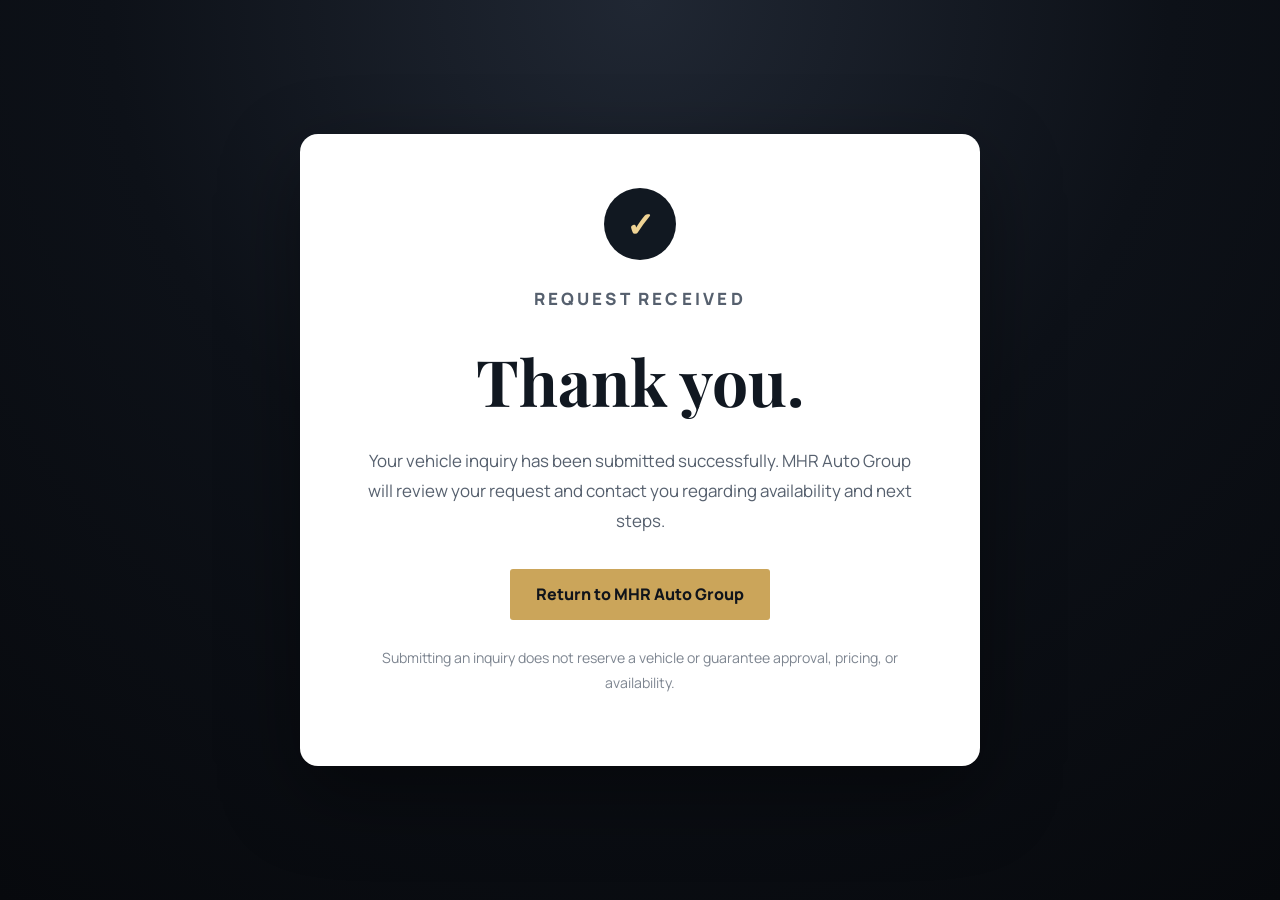
<file: thank-you.html>
<!DOCTYPE html>
<html lang="en">
<head>
  <meta charset="UTF-8">
  <meta name="viewport" content="width=device-width, initial-scale=1.0">
  <meta name="robots" content="noindex">
  <title>Request Received | MHR Auto Group</title>
  <link rel="preconnect" href="https://fonts.googleapis.com">
  <link rel="preconnect" href="https://fonts.gstatic.com" crossorigin>
  <link href="https://fonts.googleapis.com/css2?family=Manrope:wght@400;500;600;700;800&family=Playfair+Display:wght@600;700&display=swap" rel="stylesheet">
  <link rel="stylesheet" href="/styles.css">
  <style>
    .confirmation-page{min-height:100vh;display:grid;place-items:center;padding:32px;background:radial-gradient(circle at top,#202733 0,#0d1118 48%,#07090d 100%)}
    .confirmation-card{width:min(680px,100%);background:#fff;padding:54px;border-radius:18px;box-shadow:0 28px 80px rgba(0,0,0,.4);text-align:center}
    .confirmation-mark{width:72px;height:72px;border-radius:50%;display:grid;place-items:center;margin:0 auto 24px;background:#111821;color:#efd394;font-size:34px;font-weight:800}
    .confirmation-card h1{margin:0 0 14px;font-family:"Playfair Display",serif;font-size:clamp(2.2rem,6vw,4rem);color:#111821}
    .confirmation-card p{color:#56606e;font-size:1.06rem;line-height:1.75;margin:0 auto 16px;max-width:560px}
    .confirmation-card .button{display:inline-flex;margin-top:18px;text-decoration:none}
    .confirmation-note{margin-top:26px!important;font-size:.88rem!important;color:#7d8590!important}
    @media(max-width:600px){.confirmation-card{padding:38px 24px}}
  </style>
</head>
<body>
  <main class="confirmation-page">
    <section class="confirmation-card">
      <div class="confirmation-mark">✓</div>
      <p class="eyebrow">REQUEST RECEIVED</p>
      <h1>Thank you.</h1>
      <p>Your vehicle inquiry has been submitted successfully. MHR Auto Group will review your request and contact you regarding availability and next steps.</p>
      <a class="button button-primary" href="/">Return to MHR Auto Group</a>
      <p class="confirmation-note">Submitting an inquiry does not reserve a vehicle or guarantee approval, pricing, or availability.</p>
    </section>
  </main>
</body>
</html>
</file>
<file: styles.css>
:root {
  --ink: #10141b;
  --muted: #66707c;
  --paper: #f6f4ef;
  --white: #ffffff;
  --gold: #cba55a;
  --gold-light: #efd394;
  --line: #dce0e4;
}
* { box-sizing: border-box; }
html { scroll-behavior: smooth; }
body {
  margin: 0;
  font-family: "Manrope", sans-serif;
  color: var(--ink);
  background: var(--white);
  line-height: 1.6;
}
a { color: inherit; text-decoration: none; }
.site-header {
  position: sticky; top: 0; z-index: 50;
  height: 82px; display: flex; align-items: center; justify-content: space-between;
  padding: 0 6vw; background: rgba(255,255,255,.92); backdrop-filter: blur(14px);
  border-bottom: 1px solid rgba(16,20,27,.08);
}
.brand { display: flex; align-items: center; gap: 11px; }
.brand-mark {
  display: grid; place-items: center; width: 46px; height: 46px;
  border: 2px solid var(--ink); font-weight: 800; letter-spacing: -1px;
}
.brand-name { font-size: .82rem; letter-spacing: .2em; font-weight: 800; }
.desktop-nav { display: flex; gap: 32px; font-size: .88rem; font-weight: 600; }
.desktop-nav a:hover { color: #957333; }
.button {
  display: inline-flex; align-items: center; justify-content: center;
  min-height: 51px; padding: 0 25px; border-radius: 3px;
  font-weight: 800; border: 1px solid transparent; cursor: pointer;
  transition: transform .2s ease, background .2s ease;
}
.button:hover { transform: translateY(-2px); }
.button-small { min-height: 42px; padding: 0 18px; font-size: .84rem; }
.button-dark { background: var(--ink); color: var(--white); }
.button-primary { background: var(--gold); color: var(--ink); }
.button-primary:hover { background: var(--gold-light); }
.button-outline { border-color: rgba(255,255,255,.38); color: white; }
.full-width { width: 100%; }
.hero {
  min-height: 690px; display: grid; grid-template-columns: 1fr 1.08fr;
  align-items: center; gap: 4vw; padding: 70px 6vw 80px;
  background:
    radial-gradient(circle at 80% 25%, rgba(203,165,90,.18), transparent 25%),
    linear-gradient(120deg, #f9f8f5 0%, #eef0f2 100%);
  overflow: hidden;
}
.eyebrow { font-size: .74rem; letter-spacing: .19em; font-weight: 800; margin: 0 0 18px; }
.hero h1, .section h2 {
  font-family: "Playfair Display", serif; line-height: 1.04; margin: 0;
  letter-spacing: -.035em;
}
.hero h1 { font-size: clamp(3.3rem, 6.2vw, 6.8rem); max-width: 760px; }
.hero h1 span { color: #9b793b; }
.hero-text { max-width: 650px; color: var(--muted); font-size: 1.07rem; margin: 28px 0; }
.hero-actions { display: flex; align-items: center; gap: 28px; }
.text-link { font-weight: 800; }
.text-link span { color: #9b793b; }
.trust-row {
  display: flex; gap: 36px; margin-top: 55px; padding-top: 28px;
  border-top: 1px solid rgba(16,20,27,.12);
}
.trust-row div { display: flex; flex-direction: column; }
.trust-row strong { font-size: 1.35rem; }
.trust-row span { color: var(--muted); font-size: .78rem; }
.hero-visual { position: relative; min-height: 470px; display: grid; place-items: center; }
.hero-visual svg { width: 116%; max-width: 850px; position: relative; z-index: 2; filter: drop-shadow(0 30px 24px rgba(15,20,28,.18)); }
.glow { position: absolute; width: 450px; height: 450px; border-radius: 50%; background: rgba(255,255,255,.82); filter: blur(3px); }
.deal-card {
  position: absolute; z-index: 3; bottom: 38px; left: 2%;
  background: rgba(255,255,255,.94); box-shadow: 0 16px 45px rgba(15,20,28,.18);
  padding: 17px 20px; display: flex; align-items: center; gap: 14px; min-width: 270px;
}
.deal-icon { width: 34px; height: 34px; border-radius: 50%; background: var(--gold); display: grid; place-items: center; font-weight: 800; }
.deal-card small, .deal-card strong { display: block; }
.deal-card small { font-size: .62rem; letter-spacing: .16em; color: var(--muted); }
.deal-card strong { font-size: .84rem; }
.social-proof { background: var(--ink); color: white; padding: 25px 6vw; text-align: center; }
.social-proof > p { color: var(--gold-light); font-size: .65rem; letter-spacing: .22em; font-weight: 800; margin: 0 0 12px; }
.proof-items { display: flex; justify-content: center; align-items: center; gap: 28px; flex-wrap: wrap; font-size: .82rem; }
.proof-items i { width: 4px; height: 4px; background: var(--gold); border-radius: 50%; }
.section { padding: 105px 6vw; }
.section-light { background: var(--paper); }
.section-dark { background: var(--ink); color: white; }
.section-heading { max-width: 690px; margin-bottom: 55px; }
.section-heading.centered { text-align: center; margin-left: auto; margin-right: auto; }
.section h2 { font-size: clamp(2.5rem, 4.5vw, 4.8rem); }
.section-heading > p:last-child, .section-lead { color: var(--muted); }
.steps-grid { display: grid; grid-template-columns: repeat(3, 1fr); gap: 22px; max-width: 1200px; margin: auto; }
.step-card { background: white; padding: 38px; min-height: 330px; position: relative; border: 1px solid #e4e5e4; }
.step-card.featured { background: #ebe0c8; transform: translateY(-12px); }
.step-number { position: absolute; top: 24px; right: 26px; color: #9b793b; font-size: .72rem; font-weight: 800; letter-spacing: .1em; }
.step-icon { width: 54px; height: 54px; display: grid; place-items: center; border: 1px solid #c7b184; font-size: 1.45rem; margin-bottom: 48px; }
.step-card h3 { font-size: 1.2rem; margin: 0 0 12px; }
.step-card p { color: var(--muted); font-size: .9rem; }
.services-layout { display: grid; grid-template-columns: .8fr 1.2fr; gap: 9vw; align-items: start; }
.gold { color: var(--gold-light); }
.section-dark .section-lead { color: #aeb5bd; max-width: 520px; margin: 26px 0 35px; }
.service-list article { display: grid; grid-template-columns: 55px 1fr; gap: 20px; padding: 26px 0; border-bottom: 1px solid rgba(255,255,255,.14); }
.service-list article > span { color: var(--gold-light); font-size: .72rem; font-weight: 800; }
.service-list h3 { margin: 0 0 8px; font-size: 1.13rem; }
.service-list p { margin: 0; color: #aeb5bd; font-size: .9rem; }
.pricing-section { background: linear-gradient(135deg, #e9ecef, #faf8f2); }
.pricing-card { max-width: 1120px; margin: auto; background: white; display: grid; grid-template-columns: 1.25fr .75fr; box-shadow: 0 25px 70px rgba(16,20,27,.12); }
.pricing-copy { padding: 65px; }
.pricing-copy p { color: var(--muted); }
.pricing-copy ul { list-style: none; padding: 0; margin: 30px 0 0; display: grid; gap: 13px; }
.pricing-copy li::before { content: "✓"; color: #9b793b; font-weight: 800; margin-right: 12px; }
.price-box { background: var(--ink); color: white; padding: 55px 45px; display: flex; flex-direction: column; justify-content: center; text-align: center; }
.price-box > span { color: var(--gold-light); font-size: .68rem; font-weight: 800; letter-spacing: .18em; }
.price { font-family: "Playfair Display", serif; font-size: 6rem; line-height: 1; margin: 18px 0 8px; }
.price sup { font-family: "Manrope", sans-serif; font-size: 1.5rem; vertical-align: top; position: relative; top: 14px; }
.price-box p { color: #aeb5bd; margin: 0 0 30px; }
.price-box small { margin-top: 15px; color: #8f98a2; }
.testimonial-grid { display: grid; grid-template-columns: 1fr 1fr; gap: 22px; max-width: 1050px; margin: auto; }
blockquote { margin: 0; background: white; padding: 38px; border-left: 3px solid var(--gold); box-shadow: 0 12px 35px rgba(16,20,27,.06); }
.stars { color: #aa8139; letter-spacing: .12em; }
blockquote p { font-family: "Playfair Display", serif; font-size: 1.3rem; line-height: 1.5; }
blockquote footer { color: var(--muted); font-size: .82rem; }
.sample-note { text-align: center; color: var(--muted); font-size: .72rem; margin-top: 22px; }
.faq-section { display: grid; grid-template-columns: .8fr 1.2fr; gap: 8vw; }
.faq-list { border-top: 1px solid var(--line); }
details { border-bottom: 1px solid var(--line); padding: 22px 0; }
summary { cursor: pointer; font-weight: 800; list-style: none; position: relative; padding-right: 35px; }
summary::after { content: "+"; position: absolute; right: 5px; font-size: 1.4rem; font-weight: 400; }
details[open] summary::after { content: "−"; }
details p { color: var(--muted); font-size: .9rem; max-width: 720px; }
.contact-section { background: var(--ink); color: white; display: grid; grid-template-columns: .8fr 1.2fr; gap: 8vw; }
.contact-copy p:not(.eyebrow) { color: #aeb5bd; }
.contact-mini { display: grid; gap: 8px; margin-top: 35px; color: var(--gold-light); font-size: .85rem; }
.lead-form { background: white; color: var(--ink); padding: 38px; }
.form-row { display: grid; grid-template-columns: 1fr 1fr; gap: 16px; }
label { display: grid; gap: 7px; margin-bottom: 16px; font-size: .77rem; font-weight: 800; }
input, select, textarea { width: 100%; border: 1px solid #d9dde1; padding: 14px; font: inherit; font-size: .9rem; background: #fbfbfb; }
textarea { resize: vertical; }
.form-message { min-height: 24px; margin: 12px 0 0; text-align: center; color: #557a47; font-size: .82rem; }
footer { padding: 42px 6vw; display: grid; grid-template-columns: 1fr auto; gap: 20px; align-items: center; background: #080b10; color: white; }
.footer-brand { display: flex; align-items: center; gap: 12px; }
.footer-brand .brand-mark { border-color: white; }
.footer-brand strong, .footer-brand small { display: block; }
.footer-brand strong { letter-spacing: .18em; font-size: .82rem; }
.footer-brand small { color: #858e98; }
footer > p { color: #858e98; font-size: .75rem; margin: 0; }
.legal { grid-column: 1 / -1; border-top: 1px solid rgba(255,255,255,.1); padding-top: 18px; }

@media (max-width: 960px) {
  .desktop-nav { display: none; }
  .hero, .services-layout, .faq-section, .contact-section { grid-template-columns: 1fr; }
  .hero { padding-top: 55px; }
  .hero-visual { min-height: 380px; }
  .steps-grid { grid-template-columns: 1fr; }
  .step-card.featured { transform: none; }
  .pricing-card { grid-template-columns: 1fr; }
  .testimonial-grid { grid-template-columns: 1fr; }
}
@media (max-width: 640px) {
  .site-header { padding: 0 20px; }
  .site-header .button { display: none; }
  .hero, .section { padding-left: 22px; padding-right: 22px; }
  .hero h1 { font-size: 3.3rem; }
  .hero-actions { align-items: flex-start; flex-direction: column; gap: 18px; }
  .trust-row { gap: 18px; flex-wrap: wrap; }
  .hero-visual { min-height: 280px; }
  .deal-card { bottom: 0; left: 0; transform: scale(.9); transform-origin: left bottom; }
  .proof-items i { display: none; }
  .proof-items { gap: 14px 22px; }
  .pricing-copy, .price-box { padding: 38px 25px; }
  .form-row { grid-template-columns: 1fr; gap: 0; }
  .lead-form { padding: 25px; }
  footer { grid-template-columns: 1fr; }
}


/* Results / Case Study */
.results-section {
  background:
    radial-gradient(circle at 12% 18%, rgba(203,165,90,.18), transparent 22%),
    linear-gradient(135deg, #f8f6f1, #eceff2);
}
.case-study-card {
  max-width: 1160px;
  margin: 0 auto;
  background: #fff;
  box-shadow: 0 28px 80px rgba(16,20,27,.14);
  border: 1px solid rgba(16,20,27,.08);
}
.case-study-head {
  display: flex;
  align-items: center;
  justify-content: space-between;
  gap: 30px;
  padding: 42px 48px;
  border-bottom: 1px solid var(--line);
}
.case-kicker {
  color: #9b793b;
  font-size: .67rem;
  letter-spacing: .18em;
  font-weight: 800;
}
.case-study-head h3 {
  font-family: "Playfair Display", serif;
  font-size: clamp(2rem, 3.5vw, 3.25rem);
  line-height: 1.08;
  margin: 8px 0;
}
.case-study-head p {
  margin: 0;
  color: var(--muted);
}
.savings-badge {
  flex: 0 0 158px;
  aspect-ratio: 1;
  border-radius: 50%;
  display: grid;
  place-content: center;
  text-align: center;
  background: var(--ink);
  color: white;
  box-shadow: 0 14px 32px rgba(16,20,27,.22);
}
.savings-badge strong {
  display: block;
  color: var(--gold-light);
  font-family: "Playfair Display", serif;
  font-size: 2.55rem;
  line-height: 1;
}
.savings-badge span {
  font-size: .68rem;
  text-transform: uppercase;
  letter-spacing: .09em;
  margin-top: 8px;
}
.offer-comparison {
  display: grid;
  grid-template-columns: 1fr 70px 1fr;
  align-items: stretch;
  padding: 42px 48px 28px;
}
.offer-card {
  padding: 35px;
  border: 1px solid var(--line);
  text-align: center;
}
.dealer-offer {
  background: #f4f5f6;
  color: #5d6670;
}
.negotiated-offer {
  background: var(--ink);
  color: white;
  border-color: var(--ink);
  position: relative;
  overflow: hidden;
}
.negotiated-offer::after {
  content: "MHR RESULT";
  position: absolute;
  top: 19px;
  right: -37px;
  width: 150px;
  transform: rotate(38deg);
  background: var(--gold);
  color: var(--ink);
  font-size: .58rem;
  font-weight: 800;
  letter-spacing: .12em;
  padding: 5px 0;
}
.offer-label {
  display: block;
  font-size: .66rem;
  letter-spacing: .16em;
  font-weight: 800;
}
.negotiated-offer .offer-label { color: var(--gold-light); }
.monthly-price {
  font-family: "Playfair Display", serif;
  font-size: clamp(4rem, 7vw, 6.5rem);
  line-height: 1;
  margin: 25px 0 15px;
}
.monthly-price sup {
  font-family: "Manrope", sans-serif;
  font-size: 1.3rem;
  vertical-align: top;
  position: relative;
  top: 13px;
}
.monthly-price span {
  font-family: "Manrope", sans-serif;
  font-size: 1rem;
  margin-left: 4px;
}
.offer-card p { margin: 0; }
.comparison-arrow {
  display: grid;
  place-items: center;
  font-size: 2.4rem;
  color: #9b793b;
}
.result-metrics {
  display: grid;
  grid-template-columns: repeat(4, 1fr);
  border-top: 1px solid var(--line);
  border-bottom: 1px solid var(--line);
  margin-top: 18px;
}
.result-metrics div {
  padding: 30px 20px;
  text-align: center;
  border-right: 1px solid var(--line);
}
.result-metrics div:last-child { border-right: none; }
.result-metrics strong {
  display: block;
  font-family: "Playfair Display", serif;
  font-size: 2rem;
  color: #8f6b2f;
}
.result-metrics span {
  color: var(--muted);
  font-size: .73rem;
}
.case-study-footer {
  display: flex;
  justify-content: space-between;
  align-items: center;
  gap: 32px;
  padding: 30px 48px 42px;
}
.case-study-footer p {
  max-width: 760px;
  color: var(--muted);
  font-size: .72rem;
  line-height: 1.6;
  margin: 0;
}

@media (max-width: 760px) {
  .case-study-head {
    align-items: flex-start;
    padding: 30px 24px;
  }
  .savings-badge {
    flex-basis: 112px;
  }
  .savings-badge strong { font-size: 1.9rem; }
  .offer-comparison {
    grid-template-columns: 1fr;
    padding: 28px 24px;
  }
  .comparison-arrow {
    transform: rotate(90deg);
    min-height: 58px;
  }
  .result-metrics {
    grid-template-columns: 1fr 1fr;
  }
  .result-metrics div:nth-child(2) { border-right: none; }
  .result-metrics div:nth-child(-n+2) { border-bottom: 1px solid var(--line); }
  .case-study-footer {
    flex-direction: column;
    align-items: stretch;
    padding: 26px 24px 34px;
  }
}


/* July featured deals */
.deals-section { background: #f3f1ec; }
.deals-grid { display: grid; grid-template-columns: repeat(3, minmax(0, 1fr)); gap: 24px; max-width: 1240px; margin: 0 auto; align-items: stretch; }
.vehicle-deal-card { position: relative; background: #fff; border: 1px solid var(--line); padding: 30px; display: flex; flex-direction: column; box-shadow: 0 18px 50px rgba(16,20,27,.07); overflow: hidden; }
.vehicle-deal-card h3 { min-height: 58px; font-size: 1.32rem; margin: 22px 0 16px; }
.featured-deal { border: 2px solid var(--gold); transform: translateY(-10px); }
.featured-ribbon { position: absolute; right: -47px; top: 22px; width: 180px; transform: rotate(38deg); text-align: center; padding: 7px 0; background: var(--gold); color: var(--ink); font-size: .6rem; font-weight: 800; letter-spacing: .12em; }
.deal-card-header { display: flex; align-items: center; justify-content: space-between; gap: 12px; }
.deal-expiration { background: var(--ink); color: var(--gold-light); padding: 7px 9px; font-size: .61rem; font-weight: 800; letter-spacing: .09em; }
.deal-type { color: var(--muted); font-size: .63rem; font-weight: 800; letter-spacing: .14em; }
.lease-payment { font-family: "Playfair Display", serif; font-size: clamp(3.5rem, 5vw, 4.6rem); line-height: 1; }
.lease-payment sup { font-family: "Manrope", sans-serif; font-size: 1.05rem; vertical-align: top; position: relative; top: 9px; }
.lease-payment span { font-family: "Manrope", sans-serif; font-size: .85rem; margin-left: 5px; color: var(--muted); }
.lease-term { font-weight: 700; margin: 12px 0 22px; }
.due-at-signing { display: flex; justify-content: space-between; align-items: baseline; border-top: 1px solid var(--line); border-bottom: 1px solid var(--line); padding: 15px 0; }
.due-at-signing span { color: var(--muted); font-size: .76rem; }
.due-at-signing strong { font-size: 1.35rem; }
.deal-note { color: var(--muted); font-size: .72rem; line-height: 1.55; min-height: 58px; }
.deal-details { margin: 6px 0 24px; }
.deal-details div { display: flex; justify-content: space-between; gap: 15px; padding: 8px 0; border-bottom: 1px solid #ece9e2; }
.deal-details dt { color: var(--muted); font-size: .76rem; }
.deal-details dd { margin: 0; font-weight: 800; font-size: .8rem; text-align: right; }
.vehicle-deal-card .button { margin-top: auto; }
.deal-disclaimer { max-width: 1160px; margin: 34px auto 0; color: var(--muted); font-size: .7rem; line-height: 1.65; text-align: center; }
.hidden-field { position: absolute !important; left: -9999px !important; }
@media (max-width: 980px) { .deals-grid { grid-template-columns: 1fr; max-width: 650px; } .featured-deal { transform: none; } .vehicle-deal-card h3, .deal-note { min-height: auto; } }
</file>
